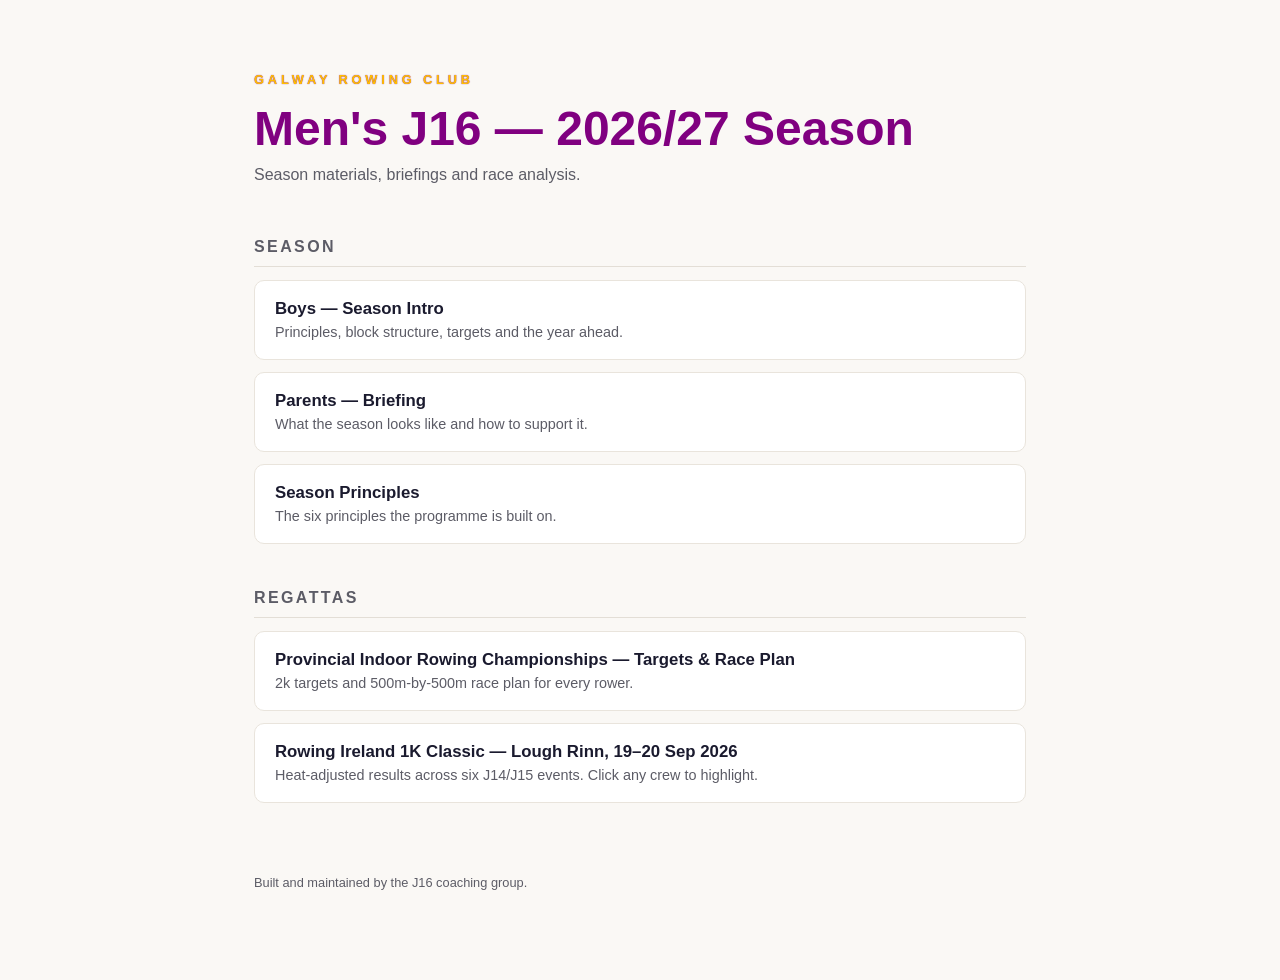
<file: index.html>
<!DOCTYPE html>
<html lang="en">
<head>
<meta charset="utf-8">
<meta name="viewport" content="width=device-width, initial-scale=1">
<title>GRC Men's J16 — 2026/27</title>
<style>
  :root { --maroon:#7A1F2B; --purple:#800080; --amber:#FFBF00; --ink:#1a1a2e; --grey:#5c5c66; --paper:#faf8f5; }
  * { box-sizing:border-box; }
  body { margin:0; font-family:-apple-system,BlinkMacSystemFont,"Segoe UI",Inter,sans-serif; background:var(--paper); color:var(--ink); }
  main { max-width:820px; margin:0 auto; padding:8vh 24px 10vh; }
  .eyebrow { color:var(--amber); font-size:.8rem; letter-spacing:.3em; text-transform:uppercase; font-weight:700; text-shadow:0 0 1px var(--purple); }
  h1 { font-size:clamp(2rem,5vw,3rem); margin:.3em 0 .2em; color:var(--purple); }
  .sub { color:var(--grey); margin:0 0 6vh; }
  h2 { font-size:1rem; letter-spacing:.15em; text-transform:uppercase; color:var(--grey); margin:5vh 0 1.5vh; border-bottom:1px solid #e3ded6; padding-bottom:.6em; }
  ul { list-style:none; padding:0; margin:0; display:grid; gap:12px; }
  a.card { display:block; background:#fff; border:1px solid #e9e4dc; border-radius:10px; padding:18px 20px; text-decoration:none; color:inherit; transition:transform .12s, box-shadow .12s; }
  a.card:hover { transform:translateY(-2px); box-shadow:0 8px 24px rgba(0,0,0,.06); border-color:var(--purple); }
  a.card strong { display:block; font-size:1.05rem; margin-bottom:4px; }
  a.card span { color:var(--grey); font-size:.9rem; }
  footer { margin-top:8vh; color:var(--grey); font-size:.8rem; }
</style>
</head>
<body>
<main>
  <div class="eyebrow">Galway Rowing Club</div>
  <h1>Men's J16 — 2026/27 Season</h1>
  <p class="sub">Season materials, briefings and race analysis.</p>

  <h2>Season</h2>
  <ul>
    <li><a class="card" href="01-season-2026-27/boys.html"><strong>Boys — Season Intro</strong><span>Principles, block structure, targets and the year ahead.</span></a></li>
    <li><a class="card" href="01-season-2026-27/parents.html"><strong>Parents — Briefing</strong><span>What the season looks like and how to support it.</span></a></li>
    <li><a class="card" href="00-principles/season-principles.md"><strong>Season Principles</strong><span>The six principles the programme is built on.</span></a></li>
  </ul>

  <h2>Regattas</h2>
  <ul>
    <li><a class="card" href="02-regattas/2026-11-provincial-indoor/index.html"><strong>Provincial Indoor Rowing Championships — Targets &amp; Race Plan</strong><span>2k targets and 500m-by-500m race plan for every rower.</span></a></li>
    <li><a class="card" href="02-regattas/2026-09-1k-classic-lough-rinn/regatta-visualization.html"><strong>Rowing Ireland 1K Classic — Lough Rinn, 19–20 Sep 2026</strong><span>Heat-adjusted results across six J14/J15 events. Click any crew to highlight.</span></a></li>
  </ul>

  <footer>Built and maintained by the J16 coaching group.</footer>
</main>
</body>
</html>
</file>
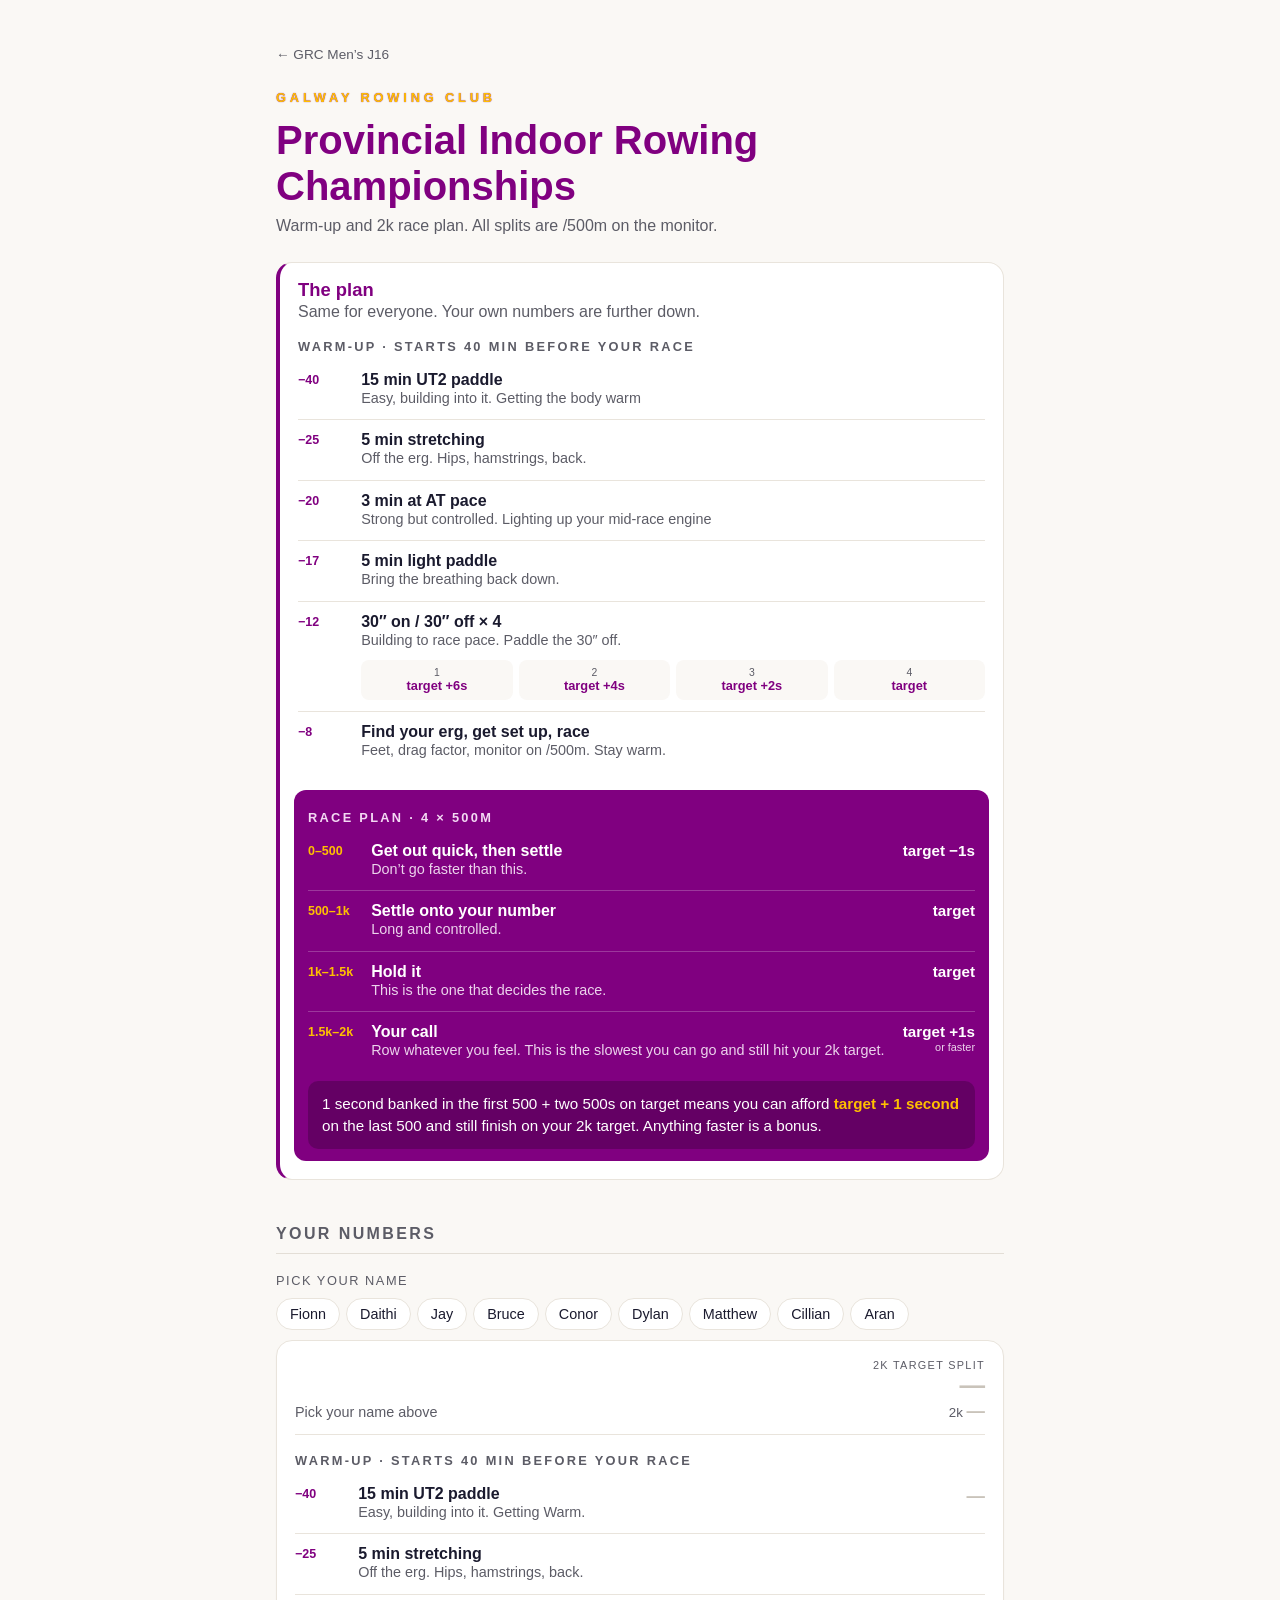
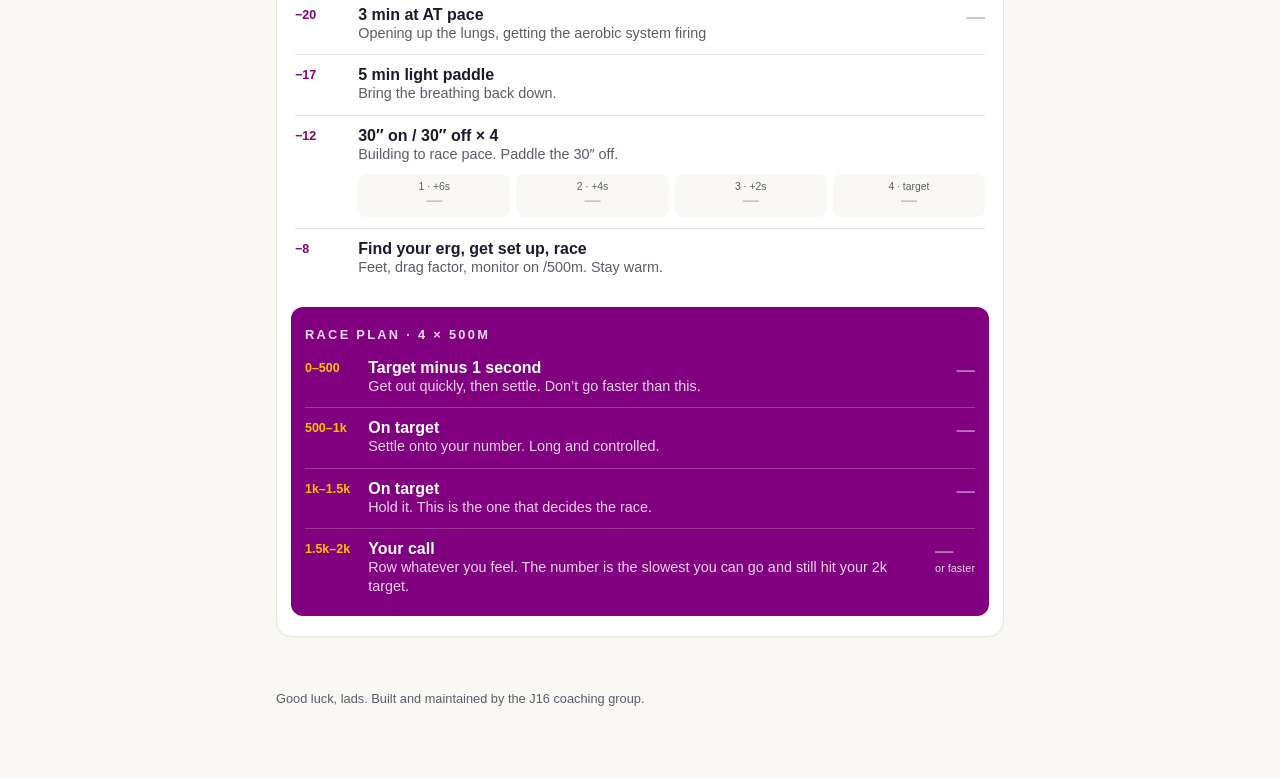
<file: 02-regattas/2026-11-provincial-indoor/index.html>
<!DOCTYPE html>
<html lang="en">
<head>
<meta charset="utf-8">
<meta name="viewport" content="width=device-width, initial-scale=1">
<title>Provincial Indoor Rowing Championships — Warm-up &amp; Race Plan · GRC J16</title>
<style>
  :root { --purple:#800080; --amber:#FFBF00; --ink:#1a1a2e; --grey:#5c5c66; --paper:#faf8f5; --line:#e9e4dc; }
  * { box-sizing:border-box; }
  body { margin:0; font-family:-apple-system,BlinkMacSystemFont,"Segoe UI",Inter,sans-serif; background:var(--paper); color:var(--ink); }
  main { max-width:760px; margin:0 auto; padding:5vh 16px 8vh; }
  .back { color:var(--grey); font-size:.85rem; text-decoration:none; }
  .eyebrow { color:var(--amber); font-size:.8rem; letter-spacing:.3em; text-transform:uppercase; font-weight:700; text-shadow:0 0 1px var(--purple); margin-top:3vh; }
  h1 { font-size:clamp(1.6rem,5vw,2.5rem); margin:.3em 0 .2em; color:var(--purple); line-height:1.15; }
  .sub { color:var(--grey); margin:0 0 3vh; }
  .tabs { position:sticky; top:0; z-index:2; background:var(--paper); padding:10px 0; display:flex; flex-wrap:wrap; gap:6px; }
  .tabs p { width:100%; margin:0 0 4px; font-size:.8rem; color:var(--grey); text-transform:uppercase; letter-spacing:.12em; }
  .tabs button { font:inherit; font-size:.9rem; border:1px solid var(--line); background:#fff; color:var(--ink); border-radius:999px; padding:7px 13px; cursor:pointer; }
  .tabs button[aria-selected="true"] { background:var(--purple); border-color:var(--purple); color:#fff; }
  .card { background:#fff; border:1px solid var(--line); border-radius:16px; padding:18px 18px 8px; box-shadow:0 1px 2px rgba(0,0,0,.03); }
  .who { display:flex; justify-content:space-between; align-items:flex-end; gap:12px; border-bottom:1px solid var(--line); padding-bottom:12px; margin-bottom:4px; }
  .who h2 { margin:0; font-size:1.25rem; }
  .who .hint { color:var(--grey); font-size:.9rem; font-weight:400; }
  .who .t { text-align:right; }
  .who .t span { display:block; font-size:.68rem; text-transform:uppercase; letter-spacing:.12em; color:var(--grey); }
  .who .t strong { font-size:1.6rem; color:var(--purple); font-variant-numeric:tabular-nums; }
  .who .t small { display:block; color:var(--grey); font-variant-numeric:tabular-nums; }
  h3 { font-size:.8rem; letter-spacing:.18em; text-transform:uppercase; color:var(--grey); margin:18px 0 6px; }
  ol.steps { list-style:none; padding:0; margin:0; }
  .steps > li { display:grid; grid-template-columns:3.2rem 1fr auto; gap:4px 12px; align-items:start; padding:11px 0; border-top:1px solid var(--line); }
  .steps > li:first-child { border-top:0; }
  .when { font-size:.78rem; color:var(--purple); font-weight:700; font-variant-numeric:tabular-nums; padding-top:2px; }
  .what b { display:block; }
  .what span { color:var(--grey); font-size:.9rem; line-height:1.35; }
  .v { font-size:1.15rem; font-variant-numeric:tabular-nums; text-align:right; white-space:nowrap; }
  .v small, .val small { display:block; font-size:.68rem; font-weight:400; color:var(--grey); text-align:right; }
  .reps { grid-column:2 / 4; display:grid; grid-template-columns:repeat(4,1fr); gap:6px; list-style:none; padding:0; margin:6px 0 0; }
  .reps li { background:var(--paper); border-radius:8px; padding:7px 4px; text-align:center; }
  .reps span { display:block; font-size:.65rem; color:var(--grey); }
  .reps .v { display:block; text-align:center; font-size:1rem; }
  .reps li.free { background:#fff6d6; }
  .steps > li.race .when { color:var(--ink); }
  .note { background:var(--purple); color:#fff; border-radius:10px; padding:12px 14px; margin:14px 0 10px; line-height:1.45; font-size:.95rem; }
  .note strong { color:var(--amber); }
  body:not(.picked) .v { color:#c9c3ba; }
  .gen { background:#fff; border:1px solid var(--line); border-left:4px solid var(--purple); border-radius:16px; padding:16px 18px 6px; margin-bottom:4vh; }
  .gen h2 { margin:0 0 2px; font-size:1.15rem; color:var(--purple); }
  .gen .rel { font-size:.95rem; font-weight:700; color:var(--purple); text-align:right; white-space:nowrap; }
  .gen .reps .rel { display:block; text-align:center; font-size:.8rem; }
  .divider { margin:5vh 0 1vh; font-size:1rem; letter-spacing:.15em; text-transform:uppercase; color:var(--grey); border-bottom:1px solid #e3ded6; padding-bottom:.6em; }
  .raceblk { background:var(--purple); color:#fff; border-radius:12px; padding:2px 14px 8px; margin:18px -4px 12px; }
  .raceblk h3 { color:#f3d9f3; }
  .raceblk .steps > li { border-top-color:rgba(255,255,255,.22); }
  .raceblk .when, .raceblk .steps > li.race .when { color:var(--amber); }
  .raceblk .what span, .raceblk .v small, .raceblk .val small { color:#ecd3ec; }
  .raceblk .rel, .raceblk .v { color:#fff; }
  body:not(.picked) .raceblk .v { color:rgba(255,255,255,.45); }
  .raceblk .note { background:rgba(0,0,0,.22); margin:10px 0 4px; }
  footer { margin-top:6vh; color:var(--grey); font-size:.8rem; }
  @media (max-width:420px) { .steps > li { grid-template-columns:2.8rem 1fr auto; } .reps { grid-column:1 / 4; } }
</style>
</head>
<body>
<main>
  <a class="back" href="../../index.html">&larr; GRC Men&rsquo;s J16</a>
  <div class="eyebrow">Galway Rowing Club</div>
  <h1>Provincial Indoor Rowing Championships</h1>
  <p class="sub">Warm-up and 2k race plan. All splits are /500m on the monitor.</p>

  <section class="gen" aria-labelledby="gen-h">
    <h2 id="gen-h">The plan</h2>
    <p class="sub" style="margin:0">Same for everyone. Your own numbers are further down.</p>

    <h3>Warm-up &middot; starts 40 min before your race</h3>
    <ol class="steps">
      <li><span class="when">&minus;40</span><div class="what"><b>15 min UT2 paddle</b><span>Easy, building into it. Getting the body warm</span></div></li>
      <li><span class="when">&minus;25</span><div class="what"><b>5 min stretching</b><span>Off the erg. Hips, hamstrings, back.</span></div><span></span></li>
      <li><span class="when">&minus;20</span><div class="what"><b>3 min at AT pace</b><span>Strong but controlled. Lighting up your mid-race engine</span></div></li>
      <li><span class="when">&minus;17</span><div class="what"><b>5 min light paddle</b><span>Bring the breathing back down.</span></div><span></span></li>
      <li><span class="when">&minus;12</span><div class="what"><b>30&Prime; on / 30&Prime; off &times; 4</b><span>Building to race pace. Paddle the 30&Prime; off.</span></div><span></span>
        <ol class="reps">
          <li><span>1</span><span class="rel">target +6s</span></li>
          <li><span>2</span><span class="rel">target +4s</span></li>
          <li><span>3</span><span class="rel">target +2s</span></li>
          <li><span>4</span><span class="rel">target</span></li>
        </ol></li>
      <li><span class="when">&minus;8</span><div class="what"><b>Find your erg, get set up, race</b><span>Feet, drag factor, monitor on /500m. Stay warm.</span></div><span></span></li>
    </ol>

    <div class="raceblk">
    <h3>Race plan &middot; 4 &times; 500m</h3>
    <ol class="steps">
      <li class="race"><span class="when">0&ndash;500</span><div class="what"><b>Get out quick, then settle</b><span>Don&rsquo;t go faster than this.</span></div><span class="rel">target &minus;1s</span></li>
      <li class="race"><span class="when">500&ndash;1k</span><div class="what"><b>Settle onto your number</b><span>Long and controlled.</span></div><span class="rel">target</span></li>
      <li class="race"><span class="when">1k&ndash;1.5k</span><div class="what"><b>Hold it</b><span>This is the one that decides the race.</span></div><span class="rel">target</span></li>
      <li class="race"><span class="when">1.5k&ndash;2k</span><div class="what"><b>Your call</b><span>Row whatever you feel. This is the slowest you can go and still hit your 2k target.</span></div><div class="val"><span class="rel">target +1s</span><small>or faster</small></div></li>
    </ol>
    <div class="note">1 second banked in the first 500 + two 500s on target means you can afford <strong>target + 1 second</strong> on the last 500 and still finish on your 2k target. Anything faster is a bonus.</div>
    </div>
  </section>

  <h2 class="divider">Your numbers</h2>
  <div class="tabs" role="tablist" aria-label="Rower">
      <p>Pick your name</p>
      <button type="button" role="tab" aria-selected="false" data-id="fionn">Fionn</button>
      <button type="button" role="tab" aria-selected="false" data-id="daithi">Daithi</button>
      <button type="button" role="tab" aria-selected="false" data-id="jay">Jay</button>
      <button type="button" role="tab" aria-selected="false" data-id="bruce">Bruce</button>
      <button type="button" role="tab" aria-selected="false" data-id="conor">Conor</button>
      <button type="button" role="tab" aria-selected="false" data-id="dylan">Dylan</button>
      <button type="button" role="tab" aria-selected="false" data-id="matthew">Matthew</button>
      <button type="button" role="tab" aria-selected="false" data-id="cillian">Cillian</button>
      <button type="button" role="tab" aria-selected="false" data-id="aran">Aran</button>
  </div>

  <section class="card" aria-live="polite">
    <div class="who">
      <h2 id="name"><span class="hint">Pick your name above</span></h2>
      <div class="t"><span>2k target split</span><strong class="v" data-k="target">&mdash;</strong><small>2k <b class="v" data-k="total">&mdash;</b></small></div>
    </div>

    <h3>Warm-up &middot; starts 40 min before your race</h3>
    <ol class="steps">
      <li><span class="when">&minus;40</span><div class="what"><b>15 min UT2 paddle</b><span>Easy, building into it. Getting Warm.</span></div><strong class="v" data-k="ut2">&mdash;</strong></li>
      <li><span class="when">&minus;25</span><div class="what"><b>5 min stretching</b><span>Off the erg. Hips, hamstrings, back.</span></div><span></span></li>
      <li><span class="when">&minus;20</span><div class="what"><b>3 min at AT pace</b><span>Opening up the lungs, getting the aerobic system firing</span></div><strong class="v" data-k="at">&mdash;</strong></li>
      <li><span class="when">&minus;17</span><div class="what"><b>5 min light paddle</b><span>Bring the breathing back down.</span></div><span></span></li>
      <li><span class="when">&minus;12</span><div class="what"><b>30&Prime; on / 30&Prime; off &times; 4</b><span>Building to race pace. Paddle the 30&Prime; off.</span></div><span></span>
        <ol class="reps">
          <li><span>1 &middot; +6s</span><strong class="v" data-k="i1">&mdash;</strong></li>
          <li><span>2 &middot; +4s</span><strong class="v" data-k="i2">&mdash;</strong></li>
          <li><span>3 &middot; +2s</span><strong class="v" data-k="i3">&mdash;</strong></li>
          <li><span>4 &middot; target</span><strong class="v" data-k="i4">&mdash;</strong></li>
        </ol></li>
      <li><span class="when">&minus;8</span><div class="what"><b>Find your erg, get set up, race</b><span>Feet, drag factor, monitor on /500m. Stay warm.</span></div><span></span></li>
    </ol>

    <div class="raceblk">
    <h3>Race plan &middot; 4 &times; 500m</h3>
    <ol class="steps">
      <li class="race"><span class="when">0&ndash;500</span><div class="what"><b>Target minus 1 second</b><span>Get out quickly, then settle. Don&rsquo;t go faster than this.</span></div><strong class="v" data-k="r1">&mdash;</strong></li>
      <li class="race"><span class="when">500&ndash;1k</span><div class="what"><b>On target</b><span>Settle onto your number. Long and controlled.</span></div><strong class="v" data-k="r2">&mdash;</strong></li>
      <li class="race"><span class="when">1k&ndash;1.5k</span><div class="what"><b>On target</b><span>Hold it. This is the one that decides the race.</span></div><strong class="v" data-k="r3">&mdash;</strong></li>
      <li class="race"><span class="when">1.5k&ndash;2k</span><div class="what"><b>Your call</b><span>Row whatever you feel. The number is the slowest you can go and still hit your 2k target.</span></div><div class="val"><strong class="v" data-k="r4">&mdash;</strong><small>or faster</small></div></li>
    </ol>
    </div>
  </section>

  <footer>Good luck, lads. Built and maintained by the J16 coaching group.</footer>
</main>
<script>
const D={"fionn":{"n":"Fionn Tracy","target":"1:44.0","total":"6:56.0","ut2":"2:06.1","at":"1:54.9","i1":"1:50.0","i2":"1:48.0","i3":"1:46.0","i4":"1:44.0","r1":"1:43.0","r2":"1:44.0","r3":"1:44.0","r4":"1:45.0"},"daithi":{"n":"Daithi McGowan","target":"1:49.5","total":"7:18.0","ut2":"2:20.9","at":"1:59.9","i1":"1:55.5","i2":"1:53.5","i3":"1:51.5","i4":"1:49.5","r1":"1:48.5","r2":"1:49.5","r3":"1:49.5","r4":"1:50.5"},"jay":{"n":"Jay Cummins","target":"1:52.0","total":"7:28.0","ut2":"2:21.4","at":"2:01.9","i1":"1:58.0","i2":"1:56.0","i3":"1:54.0","i4":"1:52.0","r1":"1:51.0","r2":"1:52.0","r3":"1:52.0","r4":"1:53.0"},"bruce":{"n":"Bruce Mooney","target":"1:52.5","total":"7:30.0","ut2":"2:18.4","at":"2:03.8","i1":"1:58.5","i2":"1:56.5","i3":"1:54.5","i4":"1:52.5","r1":"1:51.5","r2":"1:52.5","r3":"1:52.5","r4":"1:53.5"},"conor":{"n":"Conor O&rsquo;Neill","target":"1:57.0","total":"7:48.0","ut2":"2:22.0","at":"2:07.0","i1":"2:03.0","i2":"2:01.0","i3":"1:59.0","i4":"1:57.0","r1":"1:56.0","r2":"1:57.0","r3":"1:57.0","r4":"1:58.0"},"dylan":{"n":"Dylan Aleksic","target":"1:58.0","total":"7:52.0","ut2":"2:19.5","at":"2:08.6","i1":"2:04.0","i2":"2:02.0","i3":"2:00.0","i4":"1:58.0","r1":"1:57.0","r2":"1:58.0","r3":"1:58.0","r4":"1:59.0"},"matthew":{"n":"Matthew Hall","target":"1:58.0","total":"7:52.0","ut2":"2:22.1","at":"2:08.6","i1":"2:04.0","i2":"2:02.0","i3":"2:00.0","i4":"1:58.0","r1":"1:57.0","r2":"1:58.0","r3":"1:58.0","r4":"1:59.0"},"cillian":{"n":"Cillian Hynes","target":"1:58.0","total":"7:52.0","ut2":"2:17.9","at":"2:06.1","i1":"2:04.0","i2":"2:02.0","i3":"2:00.0","i4":"1:58.0","r1":"1:57.0","r2":"1:58.0","r3":"1:58.0","r4":"1:59.0"},"aran":{"n":"Aran Sammin","target":"2:04.0","total":"8:16.0","ut2":"2:31.3","at":"2:19.2","i1":"2:10.0","i2":"2:08.0","i3":"2:06.0","i4":"2:04.0","r1":"2:03.0","r2":"2:04.0","r3":"2:04.0","r4":"2:05.0"}};
const tabs=[...document.querySelectorAll('.tabs button')];
function pick(id){
  const d=D[id]; if(!d) return;
  document.body.classList.add('picked');
  tabs.forEach(b=>b.setAttribute('aria-selected', String(b.dataset.id===id)));
  document.getElementById('name').innerHTML=d.n;
  document.querySelectorAll('.v[data-k]').forEach(el=>{el.textContent=d[el.dataset.k]});
  history.replaceState(null,'','#'+id);
}
tabs.forEach(b=>b.addEventListener('click',()=>pick(b.dataset.id)));
pick(location.hash.slice(1));
</script>
</body>
</html>
</file>
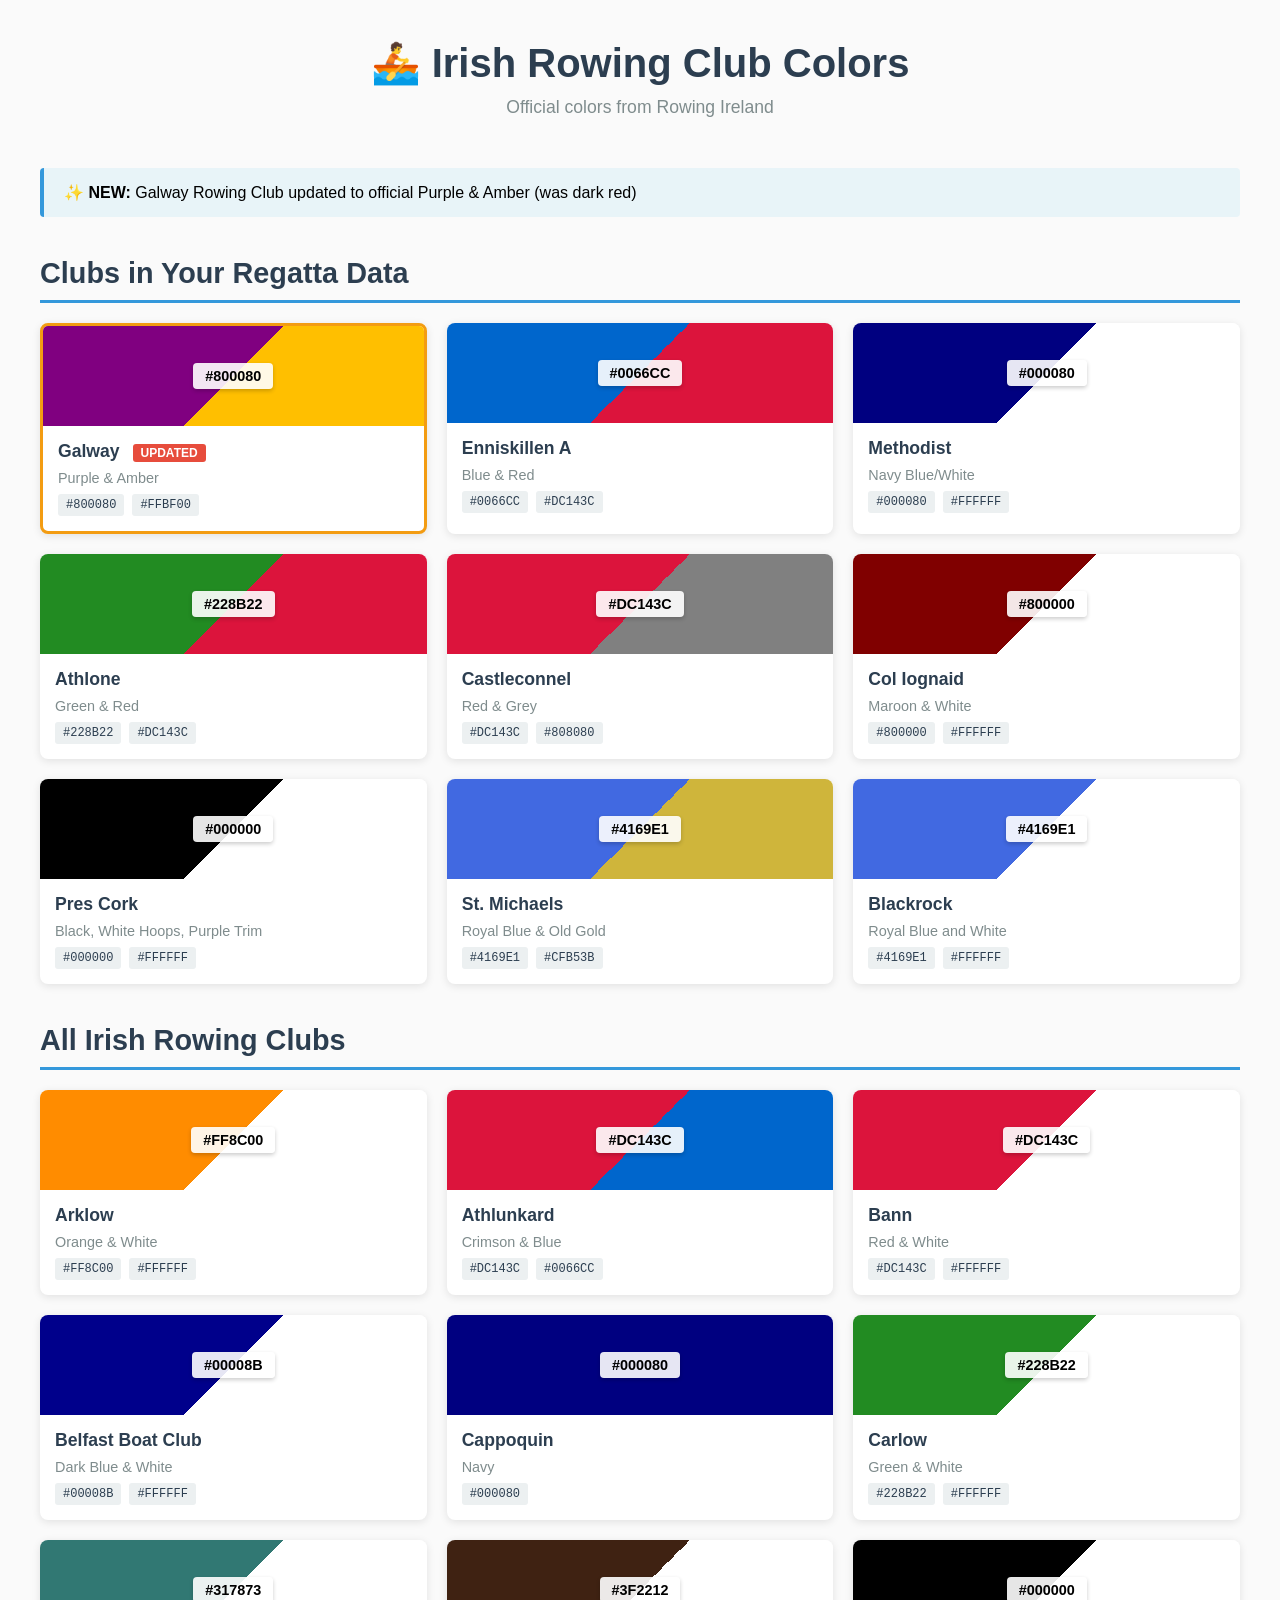
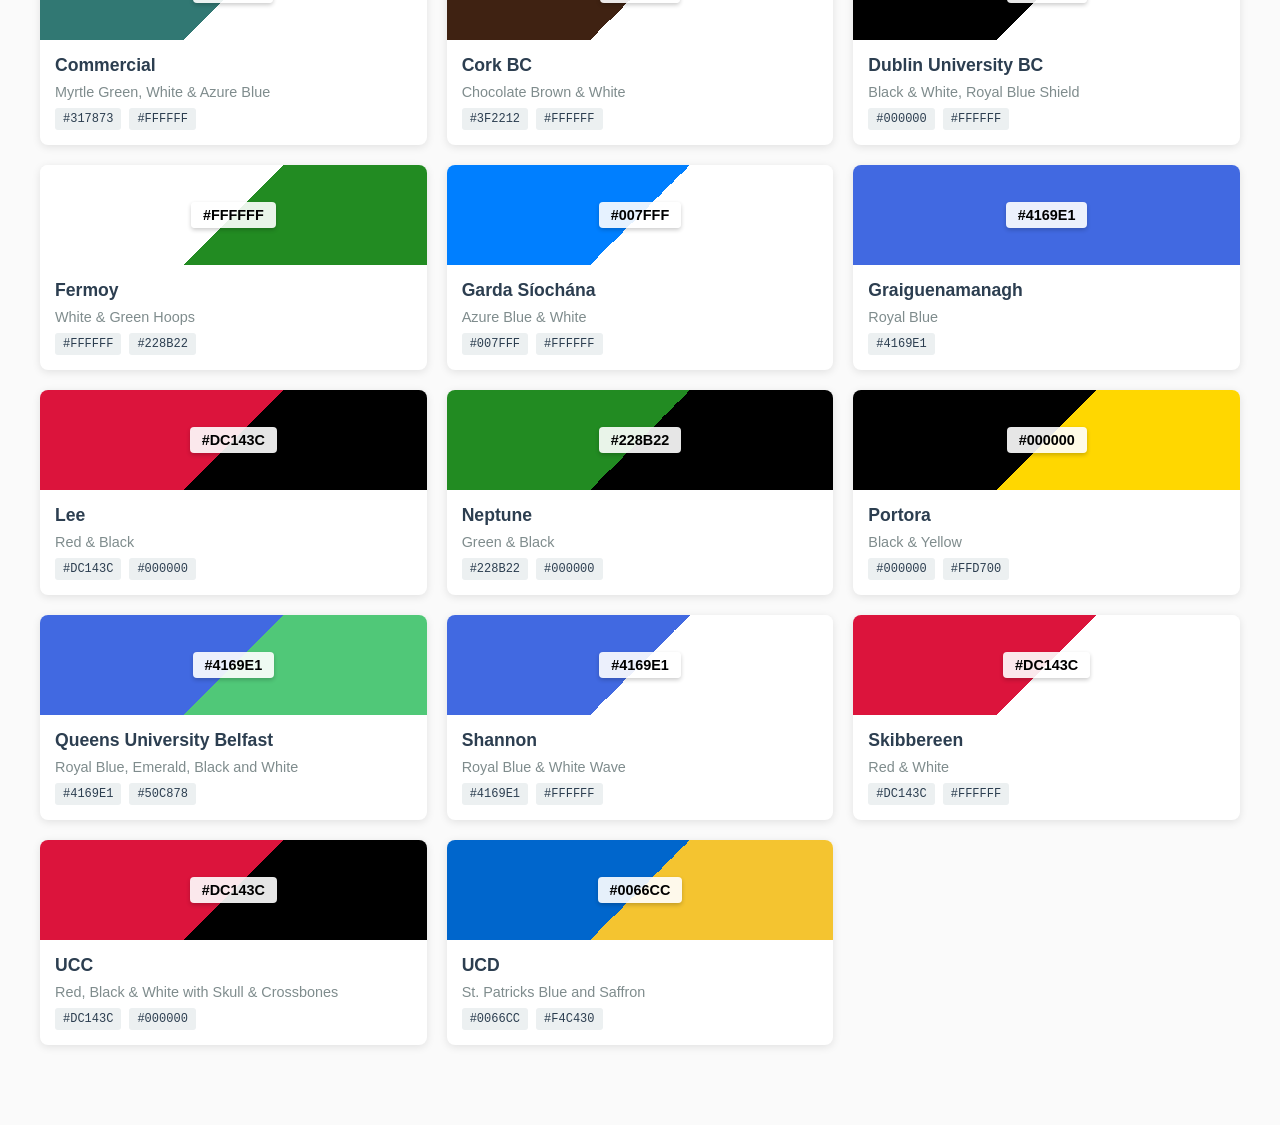
<file: 02-regattas/2026-09-1k-classic-lough-rinn/club-colours/club_colors_demo.html>
<!DOCTYPE html>
<html lang="en">
<head>
    <meta charset="UTF-8">
    <meta name="viewport" content="width=device-width, initial-scale=1.0">
    <title>Irish Rowing Club Colors - Visual Reference</title>
    <style>
        * {
            box-sizing: border-box;
            margin: 0;
            padding: 0;
        }
        
        body {
            font-family: -apple-system, BlinkMacSystemFont, "Segoe UI", Roboto, sans-serif;
            background: #fafafa;
            padding: 40px 20px;
        }
        
        .container {
            max-width: 1200px;
            margin: 0 auto;
        }
        
        header {
            text-align: center;
            margin-bottom: 50px;
        }
        
        h1 {
            font-size: 2.5rem;
            color: #2c3e50;
            margin-bottom: 10px;
        }
        
        .subtitle {
            color: #7f8c8d;
            font-size: 1.1rem;
        }
        
        .note {
            background: #e8f4f8;
            border-left: 4px solid #3498db;
            padding: 15px 20px;
            margin-bottom: 40px;
            border-radius: 4px;
        }
        
        .section-title {
            font-size: 1.8rem;
            color: #2c3e50;
            margin: 40px 0 20px;
            padding-bottom: 10px;
            border-bottom: 3px solid #3498db;
        }
        
        .color-grid {
            display: grid;
            grid-template-columns: repeat(auto-fill, minmax(300px, 1fr));
            gap: 20px;
            margin-bottom: 40px;
        }
        
        .color-card {
            background: white;
            border-radius: 8px;
            overflow: hidden;
            box-shadow: 0 2px 8px rgba(0,0,0,0.1);
            transition: transform 0.2s;
        }
        
        .color-card:hover {
            transform: translateY(-4px);
            box-shadow: 0 4px 12px rgba(0,0,0,0.15);
        }
        
        .color-swatch {
            height: 100px;
            display: flex;
            align-items: center;
            justify-content: center;
            position: relative;
        }
        
        .color-label {
            background: rgba(255,255,255,0.9);
            padding: 5px 12px;
            border-radius: 4px;
            font-weight: 600;
            font-size: 0.9rem;
            box-shadow: 0 2px 4px rgba(0,0,0,0.2);
        }
        
        .color-info {
            padding: 15px;
        }
        
        .club-name {
            font-size: 1.1rem;
            font-weight: 700;
            color: #2c3e50;
            margin-bottom: 8px;
        }
        
        .color-desc {
            color: #7f8c8d;
            font-size: 0.9rem;
            margin-bottom: 8px;
        }
        
        .color-codes {
            display: flex;
            gap: 8px;
            flex-wrap: wrap;
        }
        
        .color-chip {
            display: inline-block;
            padding: 4px 8px;
            background: #ecf0f1;
            border-radius: 3px;
            font-size: 0.75rem;
            font-family: 'Courier New', monospace;
            color: #2c3e50;
        }
        
        .highlight {
            border: 3px solid #f39c12;
        }
        
        .updated-badge {
            display: inline-block;
            background: #e74c3c;
            color: white;
            padding: 2px 8px;
            border-radius: 3px;
            font-size: 0.75rem;
            margin-left: 8px;
            font-weight: 600;
        }
    </style>
</head>
<body>
    <div class="container">
        <header>
            <h1>🚣 Irish Rowing Club Colors</h1>
            <p class="subtitle">Official colors from Rowing Ireland</p>
        </header>
        
        <div class="note">
            <strong>✨ NEW:</strong> Galway Rowing Club updated to official Purple & Amber (was dark red)
        </div>
        
        <h2 class="section-title">Clubs in Your Regatta Data</h2>
        
        <div class="color-grid" id="regatta-clubs"></div>
        
        <h2 class="section-title">All Irish Rowing Clubs</h2>
        
        <div class="color-grid" id="all-clubs"></div>
    </div>
    
    <script>
        const regattaClubs = [
            { name: "Galway", primary: "#800080", secondary: "#FFBF00", desc: "Purple & Amber", updated: true },
            { name: "Enniskillen A", primary: "#0066CC", secondary: "#DC143C", desc: "Blue & Red" },
            { name: "Methodist", primary: "#000080", secondary: "#FFFFFF", desc: "Navy Blue/White" },
            { name: "Athlone", primary: "#228B22", secondary: "#DC143C", desc: "Green & Red" },
            { name: "Castleconnel", primary: "#DC143C", secondary: "#808080", desc: "Red & Grey" },
            { name: "Col Iognaid", primary: "#800000", secondary: "#FFFFFF", desc: "Maroon & White" },
            { name: "Pres Cork", primary: "#000000", secondary: "#FFFFFF", desc: "Black, White Hoops, Purple Trim" },
            { name: "St. Michaels", primary: "#4169E1", secondary: "#CFB53B", desc: "Royal Blue & Old Gold" },
            { name: "Blackrock", primary: "#4169E1", secondary: "#FFFFFF", desc: "Royal Blue and White" }
        ];
        
        const additionalClubs = [
            { name: "Arklow", primary: "#FF8C00", secondary: "#FFFFFF", desc: "Orange & White" },
            { name: "Athlunkard", primary: "#DC143C", secondary: "#0066CC", desc: "Crimson & Blue" },
            { name: "Bann", primary: "#DC143C", secondary: "#FFFFFF", desc: "Red & White" },
            { name: "Belfast Boat Club", primary: "#00008B", secondary: "#FFFFFF", desc: "Dark Blue & White" },
            { name: "Cappoquin", primary: "#000080", desc: "Navy" },
            { name: "Carlow", primary: "#228B22", secondary: "#FFFFFF", desc: "Green & White" },
            { name: "Commercial", primary: "#317873", secondary: "#FFFFFF", desc: "Myrtle Green, White & Azure Blue" },
            { name: "Cork BC", primary: "#3F2212", secondary: "#FFFFFF", desc: "Chocolate Brown & White" },
            { name: "Dublin University BC", primary: "#000000", secondary: "#FFFFFF", desc: "Black & White, Royal Blue Shield" },
            { name: "Fermoy", primary: "#FFFFFF", secondary: "#228B22", desc: "White & Green Hoops" },
            { name: "Garda Síochána", primary: "#007FFF", secondary: "#FFFFFF", desc: "Azure Blue & White" },
            { name: "Graiguenamanagh", primary: "#4169E1", desc: "Royal Blue" },
            { name: "Lee", primary: "#DC143C", secondary: "#000000", desc: "Red & Black" },
            { name: "Neptune", primary: "#228B22", secondary: "#000000", desc: "Green & Black" },
            { name: "Portora", primary: "#000000", secondary: "#FFD700", desc: "Black & Yellow" },
            { name: "Queens University Belfast", primary: "#4169E1", secondary: "#50C878", desc: "Royal Blue, Emerald, Black and White" },
            { name: "Shannon", primary: "#4169E1", secondary: "#FFFFFF", desc: "Royal Blue & White Wave" },
            { name: "Skibbereen", primary: "#DC143C", secondary: "#FFFFFF", desc: "Red & White" },
            { name: "UCC", primary: "#DC143C", secondary: "#000000", desc: "Red, Black & White with Skull & Crossbones" },
            { name: "UCD", primary: "#0066CC", secondary: "#F4C430", desc: "St. Patricks Blue and Saffron" }
        ];
        
        function createColorCard(club) {
            const card = document.createElement('div');
            card.className = 'color-card' + (club.updated ? ' highlight' : '');
            
            const swatchStyle = club.secondary 
                ? `background: linear-gradient(135deg, ${club.primary} 0%, ${club.primary} 50%, ${club.secondary} 50%, ${club.secondary} 100%);`
                : `background: ${club.primary};`;
            
            card.innerHTML = `
                <div class="color-swatch" style="${swatchStyle}">
                    <span class="color-label">${club.primary}</span>
                </div>
                <div class="color-info">
                    <div class="club-name">
                        ${club.name}
                        ${club.updated ? '<span class="updated-badge">UPDATED</span>' : ''}
                    </div>
                    <div class="color-desc">${club.desc}</div>
                    <div class="color-codes">
                        <span class="color-chip">${club.primary}</span>
                        ${club.secondary ? `<span class="color-chip">${club.secondary}</span>` : ''}
                    </div>
                </div>
            `;
            
            return card;
        }
        
        const regattaGrid = document.getElementById('regatta-clubs');
        regattaClubs.forEach(club => {
            regattaGrid.appendChild(createColorCard(club));
        });
        
        const allGrid = document.getElementById('all-clubs');
        additionalClubs.forEach(club => {
            allGrid.appendChild(createColorCard(club));
        });
    </script>
</body>
</html>
</file>
